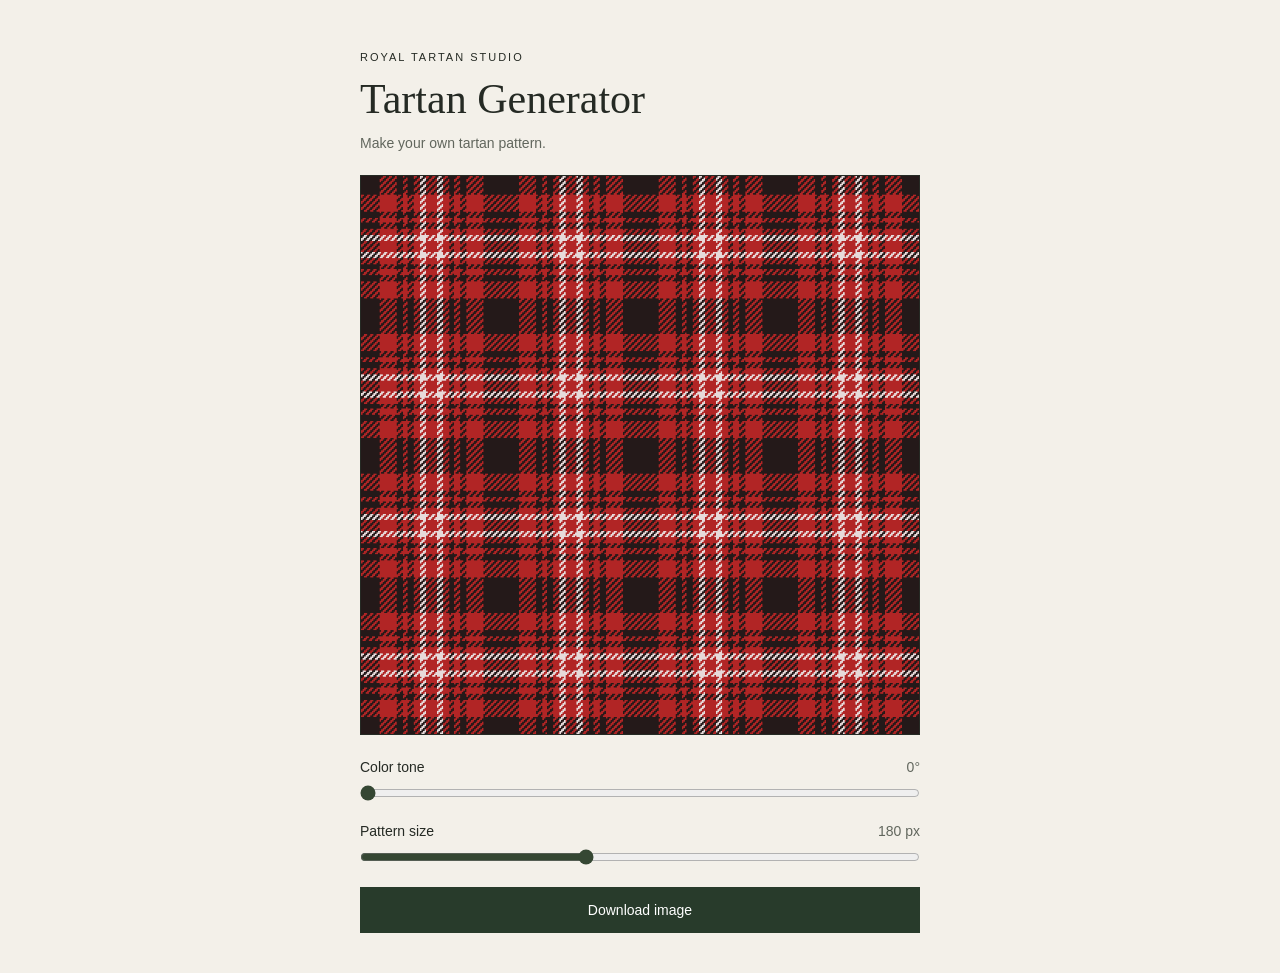
<file: tartan-original/index.html>
<!DOCTYPE html>
<html lang="en">
  <head>
    <meta charset="UTF-8">
    <meta name="viewport" content="width=device-width, initial-scale=1">
    <title>Tartan Generator</title>
    <link rel="stylesheet" href="style.css">
  </head>
  <body>
    <main>
      <header>
        <p class="eyebrow">Royal Tartan Studio</p>
        <h1>Tartan Generator</h1>
        <p>Make your own tartan pattern.</p>
      </header>

      <canvas id="tartan" width="720" height="720">
      </canvas>

      <div class="controls">
        <label for="tone">Color tone <output id="toneValue" for="tone">0°</output></label>
        <input id="tone" type="range" min="0" max="359" value="0">

        <label for="size">Pattern size <output id="sizeValue" for="size">180 px</output></label>
        <input id="size" type="range" min="60" max="360" step="12" value="180">

        <button id="download" type="button">Download image</button>
      </div>
    </main>
    <script src="sketch.js"></script>
    <script src="tool.js"></script>
  </body>
</html>
</file>
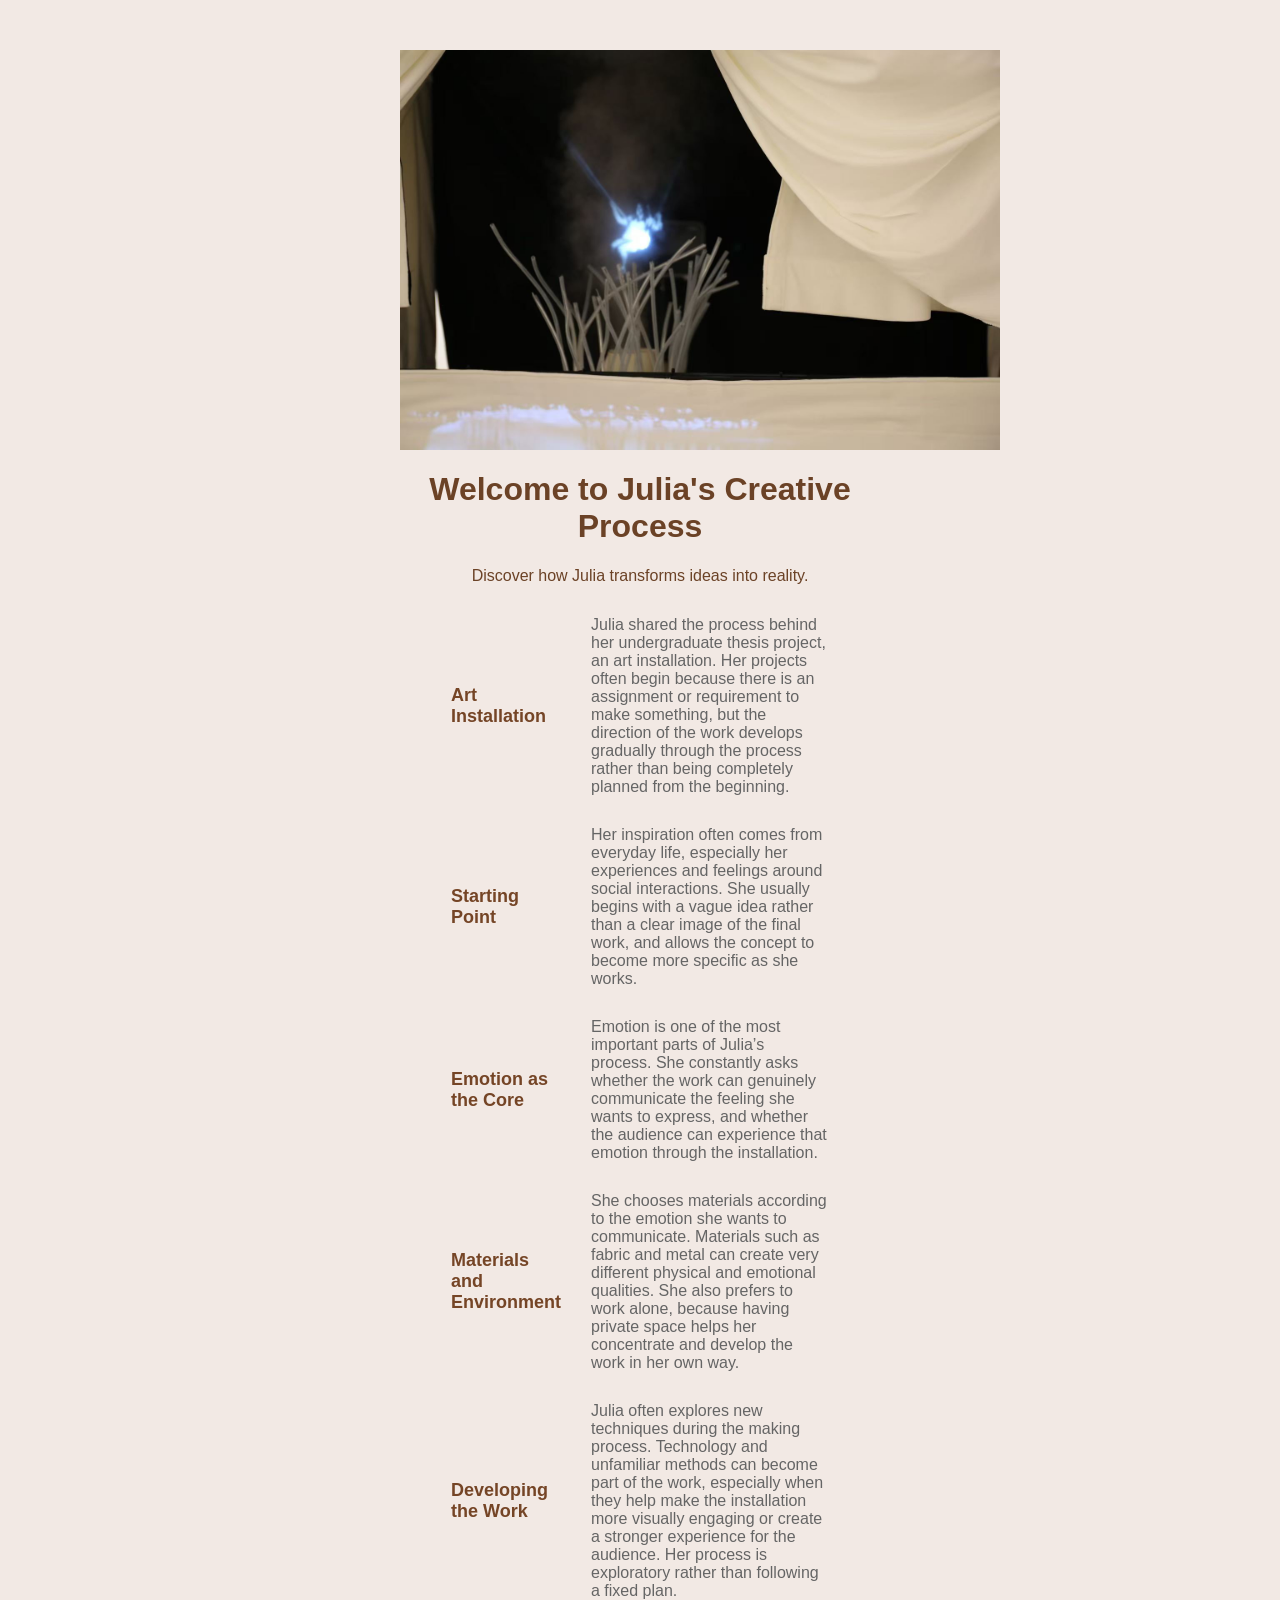
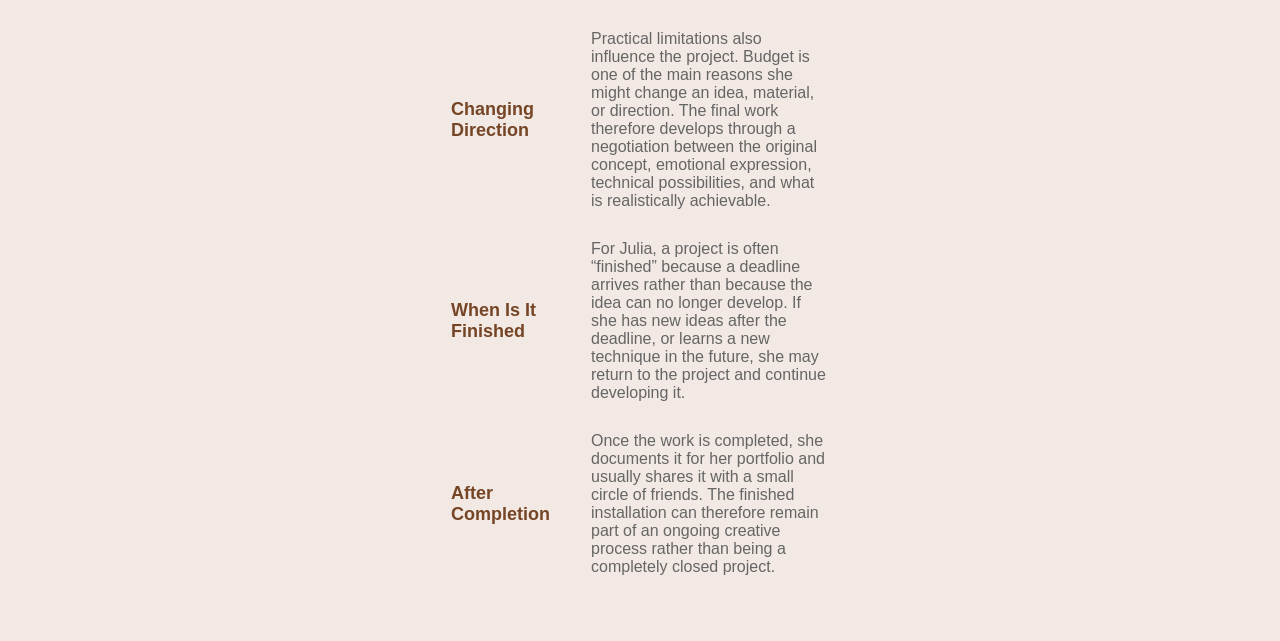
<file: week1/index.html>
<html>
<head>
    <title>Julia's Creative Process</title>
</head>
<body bgcolor="#F2E9E4" marginwidth="400" marginheight="50">
    <center>
        <font face="Arial" color="#6B4226">
        <img src="image.jpg" alt="Julia's Creative Process" width="600">
        <h1>Welcome to Julia's Creative Process</h1>
        <p>Discover how Julia transforms ideas into reality.</p>
        </font>
    </center>
    <center>
        
            <table width="85%" cellpadding="15" cellspacing="0" border="0">
                <tr>
                    <th scope="row" width="30%" align="left">
                        <font face="Arial" size="4" color="#754526">
                        Art Installation
                        </font>
                    </th>
                    <td>
                        <font face="Arial" color="#656565">
                        Julia shared the process behind her undergraduate thesis project, an art installation. Her projects often begin because there is an assignment or requirement to make something, but the direction of the work develops gradually through the process rather than being completely planned from the beginning.
                        </font>
                    </td>
                </tr>
                <tr>
                    <th scope="row" width="30%" align="left">
                        <font face="Arial" size="4" color="#754526">
                        Starting Point
                        </font>
                    </th>
                    <td>
                        <font face="Arial" color="#656565">
                        Her inspiration often comes from everyday life, especially her experiences and feelings around social interactions. She usually begins with a vague idea rather than a clear image of the final work, and allows the concept to become more specific as she works.
                        </font>
                    </td>
                </tr>
                <tr>
                    <th scope="row" width="30%" align="left">
                        <font face="Arial" size="4" color="#754526">
                        Emotion as the Core
                        </font>
                    </th>
                    <td>
                        <font face="Arial" color="#656565">
                        Emotion is one of the most important parts of Julia’s process. She constantly asks whether the work can genuinely communicate the feeling she wants to express, and whether the audience can experience that emotion through the installation.
                        </font>
                    </td>
                </tr>
                <tr>
                    <th scope="row" width="30%" align="left">
                        <font face="Arial" size="4" color="#754526">
                        Materials and Environment
                        </font>
                    </th>
                    <td>
                        <font face="Arial" color="#656565">
                            She chooses materials according to the emotion she wants to communicate. Materials such as fabric and metal can create very different physical and emotional qualities. She also prefers to work alone, because having private space helps her concentrate and develop the work in her own way.
                        </font>
                    </td>
                </tr>
                <tr>
                    <th scope="row" width="30%" align="left">
                        <font face="Arial" size="4" color="#754526">
                        Developing the Work
                        </font>
                    </th>
                    <td>
                        <font face="Arial" color="#656565">
                        Julia often explores new techniques during the making process. Technology and unfamiliar methods can become part of the work, especially when they help make the installation more visually engaging or create a stronger experience for the audience. Her process is exploratory rather than following a fixed plan.
                        </font>
                    </td>
                </tr>
                <tr>
                    <th scope="row" width="30%" align="left">
                        <font face="Arial" size="4" color="#754526">
                        Changing Direction
                        </font>
                    </th>
                    <td>
                        <font face="Arial" color="#656565">
                        Practical limitations also influence the project. Budget is one of the main reasons she might change an idea, material, or direction. The final work therefore develops through a negotiation between the original concept, emotional expression, technical possibilities, and what is realistically achievable.
                        </font>
                    </td>
                </tr>
                <tr>
                    <th scope="row" width="30%" align="left">
                        <font face="Arial" size="4" color="#754526">
                        When Is It Finished
                        </font>
                    </th>
                    <td>
                        <font face="Arial" color="#656565">
                        For Julia, a project is often “finished” because a deadline arrives rather than because the idea can no longer develop. If she has new ideas after the deadline, or learns a new technique in the future, she may return to the project and continue developing it.
                        </font>
                    </td>
                </tr>
                <tr>
                    <th scope="row" width="30%" align="left">
                        <font face="Arial" size="4" color="#754526">
                        After Completion
                        </font>
                    </th>
                    <td>
                        <font face="Arial" color="#656565">
                        Once the work is completed, she documents it for her portfolio and usually shares it with a small circle of friends. The finished installation can therefore remain part of an ongoing creative process rather than being a completely closed project.
                        </font>
                    </td>
                </tr>
            </table>
        </font>
    </center>
</body>
</html>
</file>
<file: tartan-original/style.css>
* {
  box-sizing: border-box;
}

body {
  margin: 0;
  padding: 40px 20px;
  background: #f3f0e9;
  color: #252a24;
  font-family: Arial, sans-serif;
}

main {
  max-width: 560px;
  margin: auto;
}

.eyebrow {
  font-size: 11px;
  letter-spacing: 2px;
  text-transform: uppercase;
}

h1 {
  margin: 12px 0;
  font-family: Georgia, serif;
  font-size: clamp(30px, 7vw, 42px);
  font-weight: normal;
}

header > p:last-child {
  margin: 0 0 24px;
  color: #61665d;
  font-size: 14px;
}

canvas {
  display: block;
  width: 100%;
  height: auto;
  border: 1px solid #252a24;
}

.controls {
  padding-top: 24px;
}

label {
  display: flex;
  justify-content: space-between;
  font-size: 14px;
}

output, .note {
  color: #61665d;
}

input {
  width: 100%;
  margin: 10px 0 22px;
  accent-color: #354733;
  cursor: pointer;
}

button {
  width: 100%;
  padding: 15px;
  border: 0;
  background: #283b2b;
  color: white;
  font-size: 14px;
  cursor: pointer;
}

button:hover {
  background: #40583d;
}

button:focus-visible, input:focus-visible {
  outline: 2px solid #283b2b;
  outline-offset: 4px;
}
</file>
